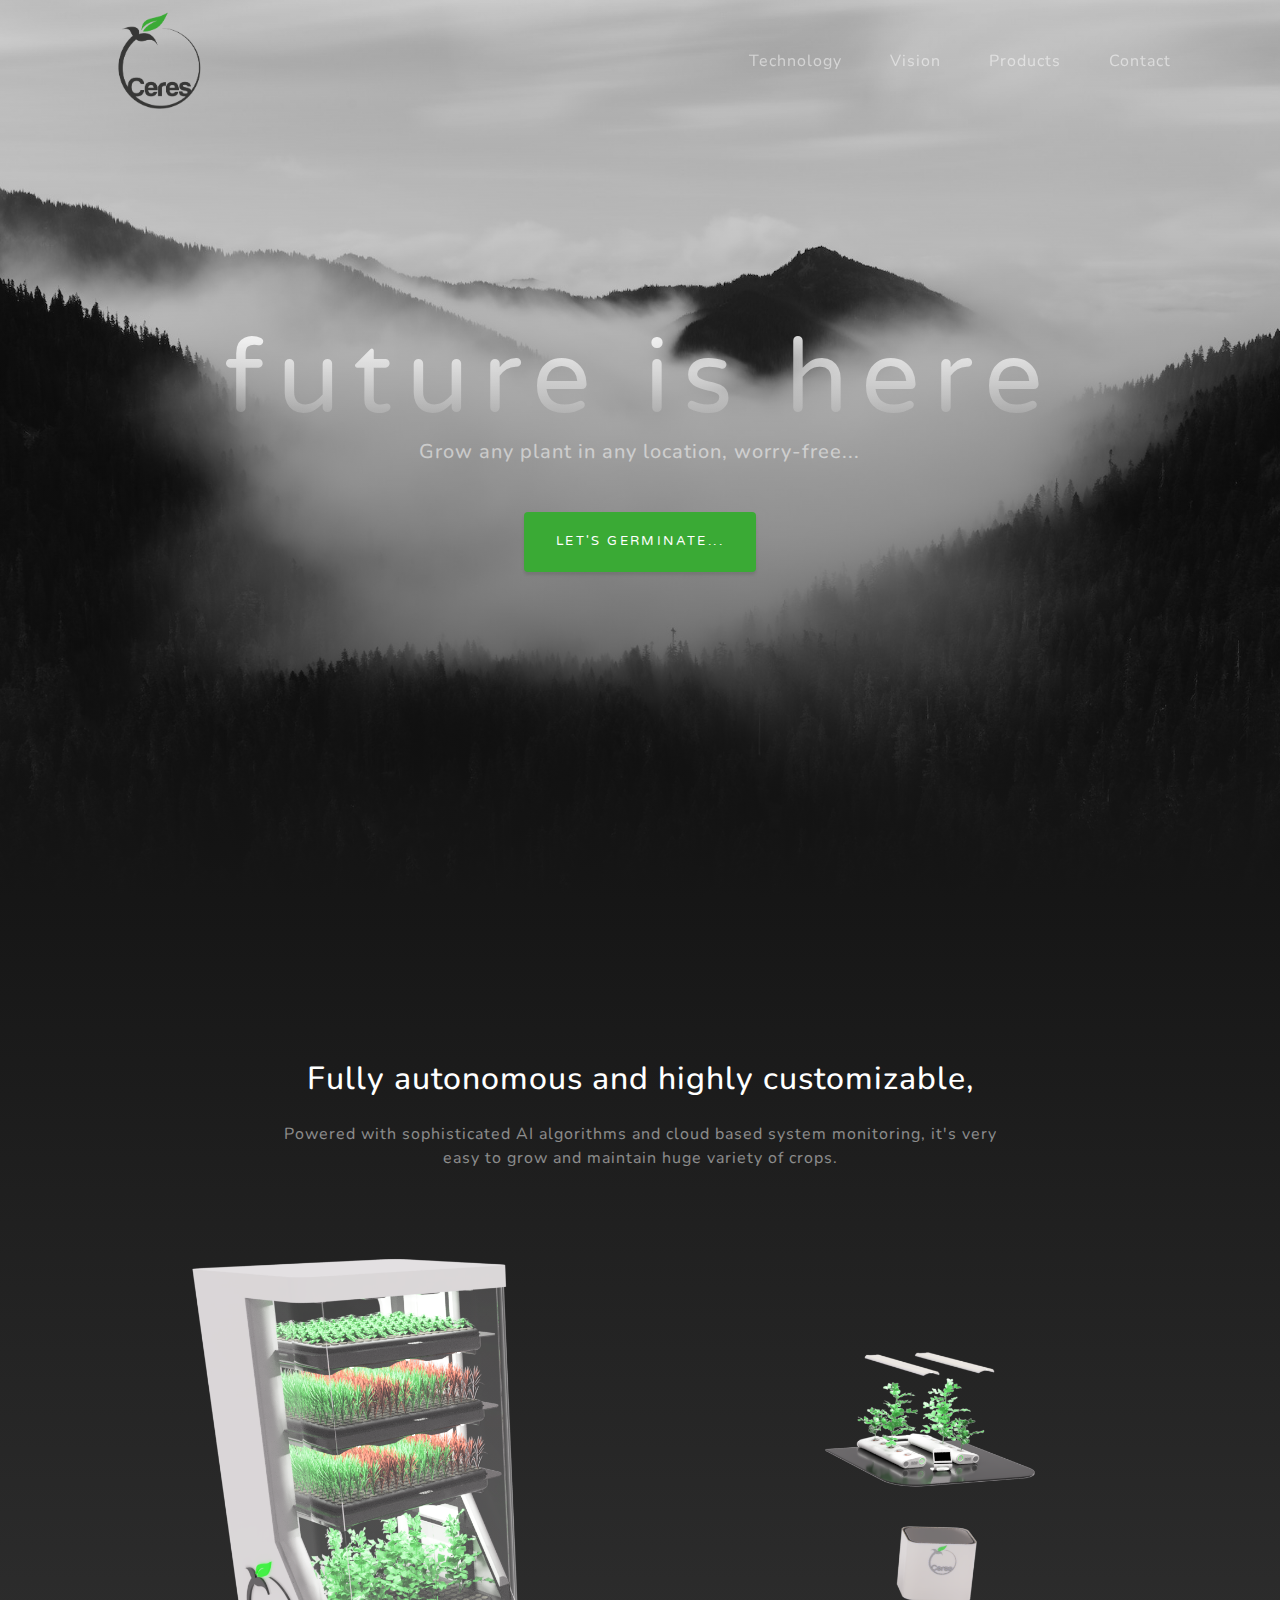
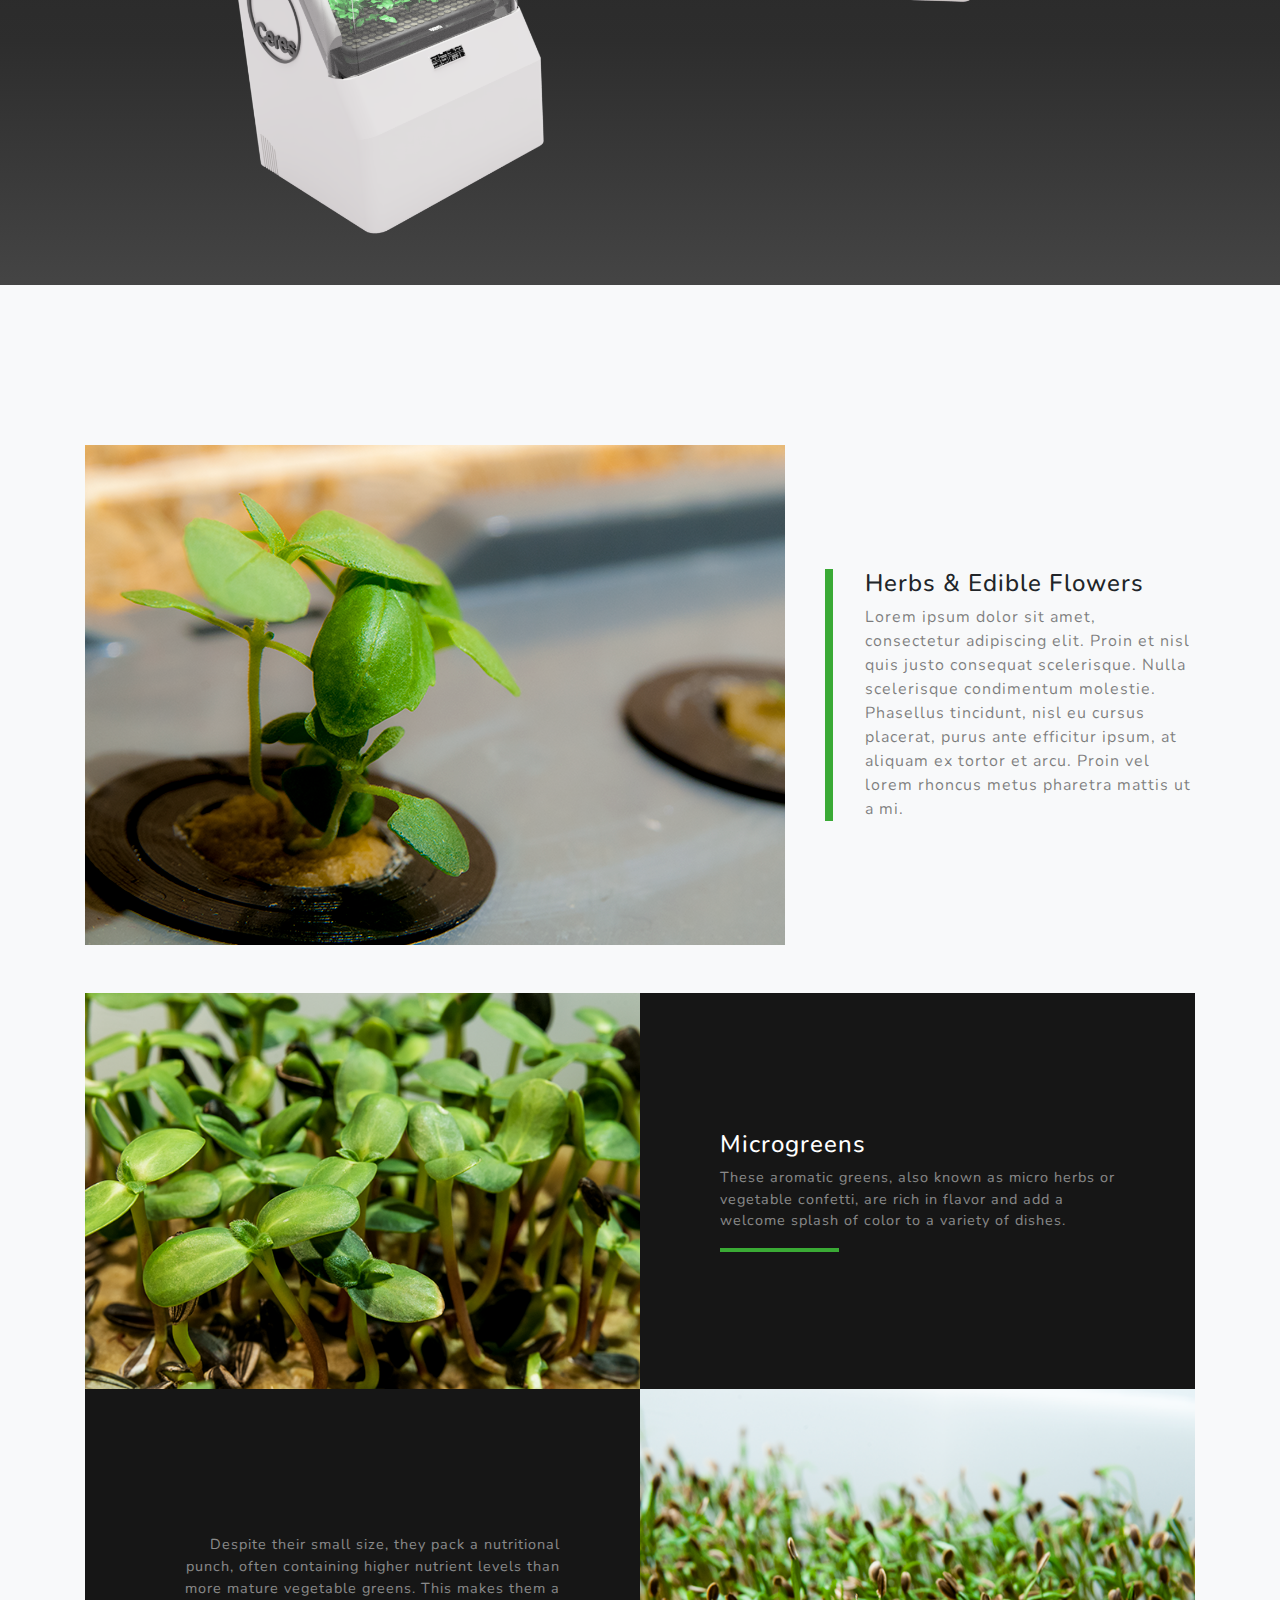
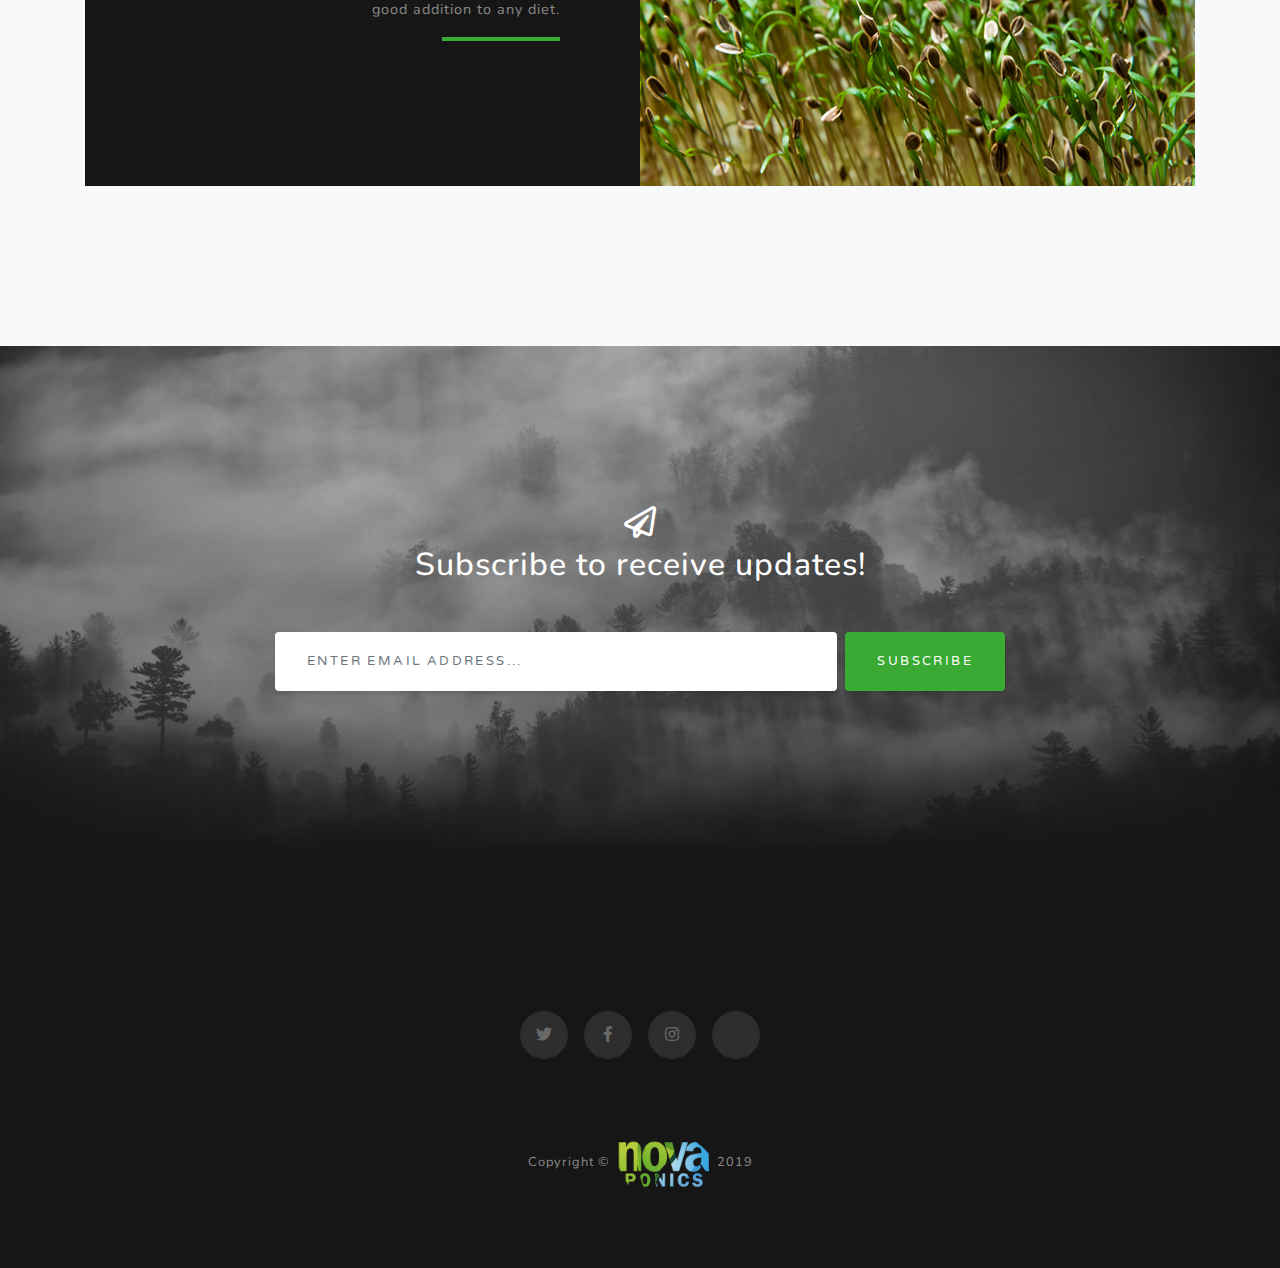
<file: index.html>
<!DOCTYPE html>
<html lang="en">

<head>

  <meta charset="utf-8">
  <meta name="viewport" content="width=device-width, initial-scale=1, shrink-to-fit=no">
  <meta name="description" content="">
  <meta name="author" content="">

  <title>Ceres - Autonomous Plant Care Systems</title>

  <!-- Bootstrap core CSS -->
  <link href="vendor/bootstrap/css/bootstrap.min.css" rel="stylesheet">

  <!-- Custom fonts for this template -->
  <link href="vendor/fontawesome-free/css/all.min.css" rel="stylesheet">
  <link href="https://fonts.googleapis.com/css?family=Varela+Round" rel="stylesheet">
  <link href="https://fonts.googleapis.com/css?family=Nunito:200,200i,300,300i,400,400i,600,600i,700,700i,800,800i,900,900i" rel="stylesheet">

  <!-- Custom styles for this template -->
  <link href="css/grayscale.min.css" rel="stylesheet">

</head>

<body id="page-top">

  <!-- Navigation -->
  <nav class="navbar navbar-expand-lg navbar-light fixed-top" id="mainNav">
    <div class="container">
      <a class="navbar-brand js-scroll-trigger" href="#page-top"><img src="img/ceres.png" width="150px" alt=""></a>
      <button class="navbar-toggler navbar-toggler-right" type="button" data-toggle="collapse" data-target="#navbarResponsive" aria-controls="navbarResponsive" aria-expanded="false" aria-label="Toggle navigation">
        Menu
        <i class="fas fa-bars"></i>
      </button>
      <div class="collapse navbar-collapse" id="navbarResponsive">
        <ul class="navbar-nav ml-auto">
          <li class="nav-item">
            <a class="nav-link js-scroll-trigger" href="#techno">Technology</a>
          </li>
          <li class="nav-item">
            <a class="nav-link js-scroll-trigger" href="#vision">Vision</a>
          </li>
          <li class="nav-item">
            <a class="nav-link js-scroll-trigger" href="#products">Products</a>
          </li>
          <li class="nav-item">
            <a class="nav-link js-scroll-trigger" href="#contact">Contact</a>
          </li>
        </ul>
      </div>
    </div>
  </nav>

  <!-- Header -->
  <header class="masthead">
    <div class="container d-flex h-100 align-items-center">
      <div class="mx-auto text-center">
        <h1 class="mx-auto my-0 text-lowercase">future is here</h1>
        <h2 class="text-white-50 mx-auto mt-2 mb-5">Grow any plant in any location, worry-free...</h2>
        <a href="#techno" class="btn btn-primary js-scroll-trigger">Let's germinate...</a>
      </div>
    </div>
  </header>

  <!-- Techno Section -->
  <section id="techno" class="about-section text-center">
    <div class="container">
      <div class="row">
        <div class="col-lg-8 mx-auto">
          <h2 class="text-white mb-4">Fully autonomous and highly customizable,</h2>
          <p class="text-white-50">Powered with sophisticated AI algorithms and cloud based system monitoring, it's very easy to grow and maintain huge variety of crops.</p>
        </div>
      </div>
      <img src="img\ceres_concept_designv1.png" class="img-fluid" alt="">
    </div>
  </section>

  <!-- Projects Section -->
  <section id="products" class="projects-section bg-light">
    <div class="container">

      <!-- Featured Project Row -->
      <div class="row align-items-center no-gutters mb-4 mb-lg-5">
        <div class="col-xl-8 col-lg-7">
          <img class="img-fluid mb-3 mb-lg-0" src="img/ceres_herbs2.png" alt="">
        </div>
        <div class="col-xl-4 col-lg-5">
          <div class="featured-text text-center text-lg-left">
            <h4>Herbs & Edible Flowers</h4>
            <p class="text-black-50 mb-0">Lorem ipsum dolor sit amet, consectetur adipiscing elit. Proin et nisl quis justo consequat scelerisque. Nulla scelerisque condimentum molestie. Phasellus tincidunt, nisl eu cursus placerat, purus ante efficitur ipsum, at aliquam ex tortor et arcu. Proin vel lorem rhoncus metus pharetra mattis ut a mi.</p>
          </div>
        </div>
      </div>

      <!-- Project One Row -->
      <div class="row justify-content-center no-gutters mb-5 mb-lg-0">
        <div class="col-lg-6">
          <img class="img-fluid" src="img/ceres_microgreen.png" alt="">
        </div>
        <div class="col-lg-6">
          <div class="bg-black text-center h-100 project">
            <div class="d-flex h-100">
              <div class="project-text w-100 my-auto text-center text-lg-left">
                <h4 class="text-white">Microgreens</h4>
                <p class="mb-0 text-white-50">These aromatic greens, also known as micro herbs or vegetable confetti, are rich in flavor and add a welcome splash of color to a variety of dishes.</p>
                <hr class="d-none d-lg-block mb-0 ml-0">
              </div>
            </div>
          </div>
        </div>
      </div>

      <!-- Project Two Row -->
      <div class="row justify-content-center no-gutters">
        <div class="col-lg-6">
          <img class="img-fluid" src="img/ceres_microgreen2.png" alt="">
        </div>
        <div class="col-lg-6 order-lg-first">
          <div class="bg-black text-center h-100 project">
            <div class="d-flex h-100">
              <div class="project-text w-100 my-auto text-center text-lg-right">
                <p class="mb-0 text-white-50">Despite their small size, they pack a nutritional punch, often containing higher nutrient levels than more mature vegetable greens. This makes them a good addition to any diet.</p>
                <hr class="d-none d-lg-block mb-0 mr-0">
              </div>
            </div>
          </div>
        </div>
      </div>

    </div>
  </section>

  <!-- Signup Section -->
  <section id="signup" class="signup-section">
    <div class="container">
      <div class="row">
        <div class="col-md-10 col-lg-8 mx-auto text-center">

          <i class="far fa-paper-plane fa-2x mb-2 text-white"></i>
          <h2 class="text-white mb-5">Subscribe to receive updates!</h2>

          <form class="form-inline d-flex">
            <input type="email" class="form-control flex-fill mr-0 mr-sm-2 mb-3 mb-sm-0" id="inputEmail" placeholder="Enter email address...">
            <button type="submit" class="btn btn-primary mx-auto">Subscribe</button>
          </form>

        </div>
      </div>
    </div>
  </section>

  <!-- Contact Section -->
  <section class="contact-section bg-black">
    <div class="container">

      <div class="social d-flex justify-content-center">
        <a href="#" class="mx-2">
          <i class="fab fa-twitter"></i>
        </a>
        <a href="#" class="mx-2">
          <i class="fab fa-facebook-f"></i>
        </a>
        <a href="#" class="mx-2">
          <i class="fab fa-instagram"></i>
        </a>
        <a href="mailto:grow@ceres.im" class="mx-2">
          <i class="fab fa-envelope"></i>
        </a>
      </div>

    </div>
  </section>

  <!-- Footer -->
  <footer class="bg-black small text-center text-white-50">
    <div class="container">
      Copyright &copy; <a href="http://novaponics.com/"><img src="img/logo_novaponics.png" width="100px"></a> 2019
    </div>
  </footer>

  <!-- Bootstrap core JavaScript -->
  <script src="vendor/jquery/jquery.min.js"></script>
  <script src="vendor/bootstrap/js/bootstrap.bundle.min.js"></script>

  <!-- Plugin JavaScript -->
  <script src="vendor/jquery-easing/jquery.easing.min.js"></script>

  <!-- Custom scripts for this template -->
  <script src="js/grayscale.min.js"></script>

</body>

</html>
</file>
<file: vendor/fontawesome-free/css/all.min.css>
.fa,.fab,.fal,.far,.fas{-moz-osx-font-smoothing:grayscale;-webkit-font-smoothing:antialiased;display:inline-block;font-style:normal;font-variant:normal;text-rendering:auto;line-height:1}.fa-lg{font-size:1.33333em;line-height:.75em;vertical-align:-.0667em}.fa-xs{font-size:.75em}.fa-sm{font-size:.875em}.fa-1x{font-size:1em}.fa-2x{font-size:2em}.fa-3x{font-size:3em}.fa-4x{font-size:4em}.fa-5x{font-size:5em}.fa-6x{font-size:6em}.fa-7x{font-size:7em}.fa-8x{font-size:8em}.fa-9x{font-size:9em}.fa-10x{font-size:10em}.fa-fw{text-align:center;width:1.25em}.fa-ul{list-style-type:none;margin-left:2.5em;padding-left:0}.fa-ul>li{position:relative}.fa-li{left:-2em;position:absolute;text-align:center;width:2em;line-height:inherit}.fa-border{border:.08em solid #eee;border-radius:.1em;padding:.2em .25em .15em}.fa-pull-left{float:left}.fa-pull-right{float:right}.fa.fa-pull-left,.fab.fa-pull-left,.fal.fa-pull-left,.far.fa-pull-left,.fas.fa-pull-left{margin-right:.3em}.fa.fa-pull-right,.fab.fa-pull-right,.fal.fa-pull-right,.far.fa-pull-right,.fas.fa-pull-right{margin-left:.3em}.fa-spin{animation:fa-spin 2s infinite linear}.fa-pulse{animation:fa-spin 1s infinite steps(8)}@keyframes fa-spin{0%{transform:rotate(0deg)}to{transform:rotate(1turn)}}.fa-rotate-90{-ms-filter:"progid:DXImageTransform.Microsoft.BasicImage(rotation=1)";transform:rotate(90deg)}.fa-rotate-180{-ms-filter:"progid:DXImageTransform.Microsoft.BasicImage(rotation=2)";transform:rotate(180deg)}.fa-rotate-270{-ms-filter:"progid:DXImageTransform.Microsoft.BasicImage(rotation=3)";transform:rotate(270deg)}.fa-flip-horizontal{-ms-filter:"progid:DXImageTransform.Microsoft.BasicImage(rotation=0, mirror=1)";transform:scaleX(-1)}.fa-flip-vertical{transform:scaleY(-1)}.fa-flip-both,.fa-flip-horizontal.fa-flip-vertical,.fa-flip-vertical{-ms-filter:"progid:DXImageTransform.Microsoft.BasicImage(rotation=2, mirror=1)"}.fa-flip-both,.fa-flip-horizontal.fa-flip-vertical{transform:scale(-1)}:root .fa-flip-both,:root .fa-flip-horizontal,:root .fa-flip-vertical,:root .fa-rotate-90,:root .fa-rotate-180,:root .fa-rotate-270{filter:none}.fa-stack{display:inline-block;height:2em;line-height:2em;position:relative;vertical-align:middle;width:2.5em}.fa-stack-1x,.fa-stack-2x{left:0;position:absolute;text-align:center;width:100%}.fa-stack-1x{line-height:inherit}.fa-stack-2x{font-size:2em}.fa-inverse{color:#fff}.fa-500px:before{content:"\f26e"}.fa-accessible-icon:before{content:"\f368"}.fa-accusoft:before{content:"\f369"}.fa-acquisitions-incorporated:before{content:"\f6af"}.fa-ad:before{content:"\f641"}.fa-address-book:before{content:"\f2b9"}.fa-address-card:before{content:"\f2bb"}.fa-adjust:before{content:"\f042"}.fa-adn:before{content:"\f170"}.fa-adobe:before{content:"\f778"}.fa-adversal:before{content:"\f36a"}.fa-affiliatetheme:before{content:"\f36b"}.fa-air-freshener:before{content:"\f5d0"}.fa-algolia:before{content:"\f36c"}.fa-align-center:before{content:"\f037"}.fa-align-justify:before{content:"\f039"}.fa-align-left:before{content:"\f036"}.fa-align-right:before{content:"\f038"}.fa-alipay:before{content:"\f642"}.fa-allergies:before{content:"\f461"}.fa-amazon:before{content:"\f270"}.fa-amazon-pay:before{content:"\f42c"}.fa-ambulance:before{content:"\f0f9"}.fa-american-sign-language-interpreting:before{content:"\f2a3"}.fa-amilia:before{content:"\f36d"}.fa-anchor:before{content:"\f13d"}.fa-android:before{content:"\f17b"}.fa-angellist:before{content:"\f209"}.fa-angle-double-down:before{content:"\f103"}.fa-angle-double-left:before{content:"\f100"}.fa-angle-double-right:before{content:"\f101"}.fa-angle-double-up:before{content:"\f102"}.fa-angle-down:before{content:"\f107"}.fa-angle-left:before{content:"\f104"}.fa-angle-right:before{content:"\f105"}.fa-angle-up:before{content:"\f106"}.fa-angry:before{content:"\f556"}.fa-angrycreative:before{content:"\f36e"}.fa-angular:before{content:"\f420"}.fa-ankh:before{content:"\f644"}.fa-app-store:before{content:"\f36f"}.fa-app-store-ios:before{content:"\f370"}.fa-apper:before{content:"\f371"}.fa-apple:before{content:"\f179"}.fa-apple-alt:before{content:"\f5d1"}.fa-apple-pay:before{content:"\f415"}.fa-archive:before{content:"\f187"}.fa-archway:before{content:"\f557"}.fa-arrow-alt-circle-down:before{content:"\f358"}.fa-arrow-alt-circle-left:before{content:"\f359"}.fa-arrow-alt-circle-right:before{content:"\f35a"}.fa-arrow-alt-circle-up:before{content:"\f35b"}.fa-arrow-circle-down:before{content:"\f0ab"}.fa-arrow-circle-left:before{content:"\f0a8"}.fa-arrow-circle-right:before{content:"\f0a9"}.fa-arrow-circle-up:before{content:"\f0aa"}.fa-arrow-down:before{content:"\f063"}.fa-arrow-left:before{content:"\f060"}.fa-arrow-right:before{content:"\f061"}.fa-arrow-up:before{content:"\f062"}.fa-arrows-alt:before{content:"\f0b2"}.fa-arrows-alt-h:before{content:"\f337"}.fa-arrows-alt-v:before{content:"\f338"}.fa-artstation:before{content:"\f77a"}.fa-assistive-listening-systems:before{content:"\f2a2"}.fa-asterisk:before{content:"\f069"}.fa-asymmetrik:before{content:"\f372"}.fa-at:before{content:"\f1fa"}.fa-atlas:before{content:"\f558"}.fa-atlassian:before{content:"\f77b"}.fa-atom:before{content:"\f5d2"}.fa-audible:before{content:"\f373"}.fa-audio-description:before{content:"\f29e"}.fa-autoprefixer:before{content:"\f41c"}.fa-avianex:before{content:"\f374"}.fa-aviato:before{content:"\f421"}.fa-award:before{content:"\f559"}.fa-aws:before{content:"\f375"}.fa-baby:before{content:"\f77c"}.fa-baby-carriage:before{content:"\f77d"}.fa-backspace:before{content:"\f55a"}.fa-backward:before{content:"\f04a"}.fa-bacon:before{content:"\f7e5"}.fa-balance-scale:before{content:"\f24e"}.fa-ban:before{content:"\f05e"}.fa-band-aid:before{content:"\f462"}.fa-bandcamp:before{content:"\f2d5"}.fa-barcode:before{content:"\f02a"}.fa-bars:before{content:"\f0c9"}.fa-baseball-ball:before{content:"\f433"}.fa-basketball-ball:before{content:"\f434"}.fa-bath:before{content:"\f2cd"}.fa-battery-empty:before{content:"\f244"}.fa-battery-full:before{content:"\f240"}.fa-battery-half:before{content:"\f242"}.fa-battery-quarter:before{content:"\f243"}.fa-battery-three-quarters:before{content:"\f241"}.fa-bed:before{content:"\f236"}.fa-beer:before{content:"\f0fc"}.fa-behance:before{content:"\f1b4"}.fa-behance-square:before{content:"\f1b5"}.fa-bell:before{content:"\f0f3"}.fa-bell-slash:before{content:"\f1f6"}.fa-bezier-curve:before{content:"\f55b"}.fa-bible:before{content:"\f647"}.fa-bicycle:before{content:"\f206"}.fa-bimobject:before{content:"\f378"}.fa-binoculars:before{content:"\f1e5"}.fa-biohazard:before{content:"\f780"}.fa-birthday-cake:before{content:"\f1fd"}.fa-bitbucket:before{content:"\f171"}.fa-bitcoin:before{content:"\f379"}.fa-bity:before{content:"\f37a"}.fa-black-tie:before{content:"\f27e"}.fa-blackberry:before{content:"\f37b"}.fa-blender:before{content:"\f517"}.fa-blender-phone:before{content:"\f6b6"}.fa-blind:before{content:"\f29d"}.fa-blog:before{content:"\f781"}.fa-blogger:before{content:"\f37c"}.fa-blogger-b:before{content:"\f37d"}.fa-bluetooth:before{content:"\f293"}.fa-bluetooth-b:before{content:"\f294"}.fa-bold:before{content:"\f032"}.fa-bolt:before{content:"\f0e7"}.fa-bomb:before{content:"\f1e2"}.fa-bone:before{content:"\f5d7"}.fa-bong:before{content:"\f55c"}.fa-book:before{content:"\f02d"}.fa-book-dead:before{content:"\f6b7"}.fa-book-medical:before{content:"\f7e6"}.fa-book-open:before{content:"\f518"}.fa-book-reader:before{content:"\f5da"}.fa-bookmark:before{content:"\f02e"}.fa-bowling-ball:before{content:"\f436"}.fa-box:before{content:"\f466"}.fa-box-open:before{content:"\f49e"}.fa-boxes:before{content:"\f468"}.fa-braille:before{content:"\f2a1"}.fa-brain:before{content:"\f5dc"}.fa-bread-slice:before{content:"\f7ec"}.fa-briefcase:before{content:"\f0b1"}.fa-briefcase-medical:before{content:"\f469"}.fa-broadcast-tower:before{content:"\f519"}.fa-broom:before{content:"\f51a"}.fa-brush:before{content:"\f55d"}.fa-btc:before{content:"\f15a"}.fa-bug:before{content:"\f188"}.fa-building:before{content:"\f1ad"}.fa-bullhorn:before{content:"\f0a1"}.fa-bullseye:before{content:"\f140"}.fa-burn:before{content:"\f46a"}.fa-buromobelexperte:before{content:"\f37f"}.fa-bus:before{content:"\f207"}.fa-bus-alt:before{content:"\f55e"}.fa-business-time:before{content:"\f64a"}.fa-buysellads:before{content:"\f20d"}.fa-calculator:before{content:"\f1ec"}.fa-calendar:before{content:"\f133"}.fa-calendar-alt:before{content:"\f073"}.fa-calendar-check:before{content:"\f274"}.fa-calendar-day:before{content:"\f783"}.fa-calendar-minus:before{content:"\f272"}.fa-calendar-plus:before{content:"\f271"}.fa-calendar-times:before{content:"\f273"}.fa-calendar-week:before{content:"\f784"}.fa-camera:before{content:"\f030"}.fa-camera-retro:before{content:"\f083"}.fa-campground:before{content:"\f6bb"}.fa-canadian-maple-leaf:before{content:"\f785"}.fa-candy-cane:before{content:"\f786"}.fa-cannabis:before{content:"\f55f"}.fa-capsules:before{content:"\f46b"}.fa-car:before{content:"\f1b9"}.fa-car-alt:before{content:"\f5de"}.fa-car-battery:before{content:"\f5df"}.fa-car-crash:before{content:"\f5e1"}.fa-car-side:before{content:"\f5e4"}.fa-caret-down:before{content:"\f0d7"}.fa-caret-left:before{content:"\f0d9"}.fa-caret-right:before{content:"\f0da"}.fa-caret-square-down:before{content:"\f150"}.fa-caret-square-left:before{content:"\f191"}.fa-caret-square-right:before{content:"\f152"}.fa-caret-square-up:before{content:"\f151"}.fa-caret-up:before{content:"\f0d8"}.fa-carrot:before{content:"\f787"}.fa-cart-arrow-down:before{content:"\f218"}.fa-cart-plus:before{content:"\f217"}.fa-cash-register:before{content:"\f788"}.fa-cat:before{content:"\f6be"}.fa-cc-amazon-pay:before{content:"\f42d"}.fa-cc-amex:before{content:"\f1f3"}.fa-cc-apple-pay:before{content:"\f416"}.fa-cc-diners-club:before{content:"\f24c"}.fa-cc-discover:before{content:"\f1f2"}.fa-cc-jcb:before{content:"\f24b"}.fa-cc-mastercard:before{content:"\f1f1"}.fa-cc-paypal:before{content:"\f1f4"}.fa-cc-stripe:before{content:"\f1f5"}.fa-cc-visa:before{content:"\f1f0"}.fa-centercode:before{content:"\f380"}.fa-centos:before{content:"\f789"}.fa-certificate:before{content:"\f0a3"}.fa-chair:before{content:"\f6c0"}.fa-chalkboard:before{content:"\f51b"}.fa-chalkboard-teacher:before{content:"\f51c"}.fa-charging-station:before{content:"\f5e7"}.fa-chart-area:before{content:"\f1fe"}.fa-chart-bar:before{content:"\f080"}.fa-chart-line:before{content:"\f201"}.fa-chart-pie:before{content:"\f200"}.fa-check:before{content:"\f00c"}.fa-check-circle:before{content:"\f058"}.fa-check-double:before{content:"\f560"}.fa-check-square:before{content:"\f14a"}.fa-cheese:before{content:"\f7ef"}.fa-chess:before{content:"\f439"}.fa-chess-bishop:before{content:"\f43a"}.fa-chess-board:before{content:"\f43c"}.fa-chess-king:before{content:"\f43f"}.fa-chess-knight:before{content:"\f441"}.fa-chess-pawn:before{content:"\f443"}.fa-chess-queen:before{content:"\f445"}.fa-chess-rook:before{content:"\f447"}.fa-chevron-circle-down:before{content:"\f13a"}.fa-chevron-circle-left:before{content:"\f137"}.fa-chevron-circle-right:before{content:"\f138"}.fa-chevron-circle-up:before{content:"\f139"}.fa-chevron-down:before{content:"\f078"}.fa-chevron-left:before{content:"\f053"}.fa-chevron-right:before{content:"\f054"}.fa-chevron-up:before{content:"\f077"}.fa-child:before{content:"\f1ae"}.fa-chrome:before{content:"\f268"}.fa-church:before{content:"\f51d"}.fa-circle:before{content:"\f111"}.fa-circle-notch:before{content:"\f1ce"}.fa-city:before{content:"\f64f"}.fa-clinic-medical:before{content:"\f7f2"}.fa-clipboard:before{content:"\f328"}.fa-clipboard-check:before{content:"\f46c"}.fa-clipboard-list:before{content:"\f46d"}.fa-clock:before{content:"\f017"}.fa-clone:before{content:"\f24d"}.fa-closed-captioning:before{content:"\f20a"}.fa-cloud:before{content:"\f0c2"}.fa-cloud-download-alt:before{content:"\f381"}.fa-cloud-meatball:before{content:"\f73b"}.fa-cloud-moon:before{content:"\f6c3"}.fa-cloud-moon-rain:before{content:"\f73c"}.fa-cloud-rain:before{content:"\f73d"}.fa-cloud-showers-heavy:before{content:"\f740"}.fa-cloud-sun:before{content:"\f6c4"}.fa-cloud-sun-rain:before{content:"\f743"}.fa-cloud-upload-alt:before{content:"\f382"}.fa-cloudscale:before{content:"\f383"}.fa-cloudsmith:before{content:"\f384"}.fa-cloudversify:before{content:"\f385"}.fa-cocktail:before{content:"\f561"}.fa-code:before{content:"\f121"}.fa-code-branch:before{content:"\f126"}.fa-codepen:before{content:"\f1cb"}.fa-codiepie:before{content:"\f284"}.fa-coffee:before{content:"\f0f4"}.fa-cog:before{content:"\f013"}.fa-cogs:before{content:"\f085"}.fa-coins:before{content:"\f51e"}.fa-columns:before{content:"\f0db"}.fa-comment:before{content:"\f075"}.fa-comment-alt:before{content:"\f27a"}.fa-comment-dollar:before{content:"\f651"}.fa-comment-dots:before{content:"\f4ad"}.fa-comment-medical:before{content:"\f7f5"}.fa-comment-slash:before{content:"\f4b3"}.fa-comments:before{content:"\f086"}.fa-comments-dollar:before{content:"\f653"}.fa-compact-disc:before{content:"\f51f"}.fa-compass:before{content:"\f14e"}.fa-compress:before{content:"\f066"}.fa-compress-arrows-alt:before{content:"\f78c"}.fa-concierge-bell:before{content:"\f562"}.fa-confluence:before{content:"\f78d"}.fa-connectdevelop:before{content:"\f20e"}.fa-contao:before{content:"\f26d"}.fa-cookie:before{content:"\f563"}.fa-cookie-bite:before{content:"\f564"}.fa-copy:before{content:"\f0c5"}.fa-copyright:before{content:"\f1f9"}.fa-couch:before{content:"\f4b8"}.fa-cpanel:before{content:"\f388"}.fa-creative-commons:before{content:"\f25e"}.fa-creative-commons-by:before{content:"\f4e7"}.fa-creative-commons-nc:before{content:"\f4e8"}.fa-creative-commons-nc-eu:before{content:"\f4e9"}.fa-creative-commons-nc-jp:before{content:"\f4ea"}.fa-creative-commons-nd:before{content:"\f4eb"}.fa-creative-commons-pd:before{content:"\f4ec"}.fa-creative-commons-pd-alt:before{content:"\f4ed"}.fa-creative-commons-remix:before{content:"\f4ee"}.fa-creative-commons-sa:before{content:"\f4ef"}.fa-creative-commons-sampling:before{content:"\f4f0"}.fa-creative-commons-sampling-plus:before{content:"\f4f1"}.fa-creative-commons-share:before{content:"\f4f2"}.fa-creative-commons-zero:before{content:"\f4f3"}.fa-credit-card:before{content:"\f09d"}.fa-critical-role:before{content:"\f6c9"}.fa-crop:before{content:"\f125"}.fa-crop-alt:before{content:"\f565"}.fa-cross:before{content:"\f654"}.fa-crosshairs:before{content:"\f05b"}.fa-crow:before{content:"\f520"}.fa-crown:before{content:"\f521"}.fa-crutch:before{content:"\f7f7"}.fa-css3:before{content:"\f13c"}.fa-css3-alt:before{content:"\f38b"}.fa-cube:before{content:"\f1b2"}.fa-cubes:before{content:"\f1b3"}.fa-cut:before{content:"\f0c4"}.fa-cuttlefish:before{content:"\f38c"}.fa-d-and-d:before{content:"\f38d"}.fa-d-and-d-beyond:before{content:"\f6ca"}.fa-dashcube:before{content:"\f210"}.fa-database:before{content:"\f1c0"}.fa-deaf:before{content:"\f2a4"}.fa-delicious:before{content:"\f1a5"}.fa-democrat:before{content:"\f747"}.fa-deploydog:before{content:"\f38e"}.fa-deskpro:before{content:"\f38f"}.fa-desktop:before{content:"\f108"}.fa-dev:before{content:"\f6cc"}.fa-deviantart:before{content:"\f1bd"}.fa-dharmachakra:before{content:"\f655"}.fa-dhl:before{content:"\f790"}.fa-diagnoses:before{content:"\f470"}.fa-diaspora:before{content:"\f791"}.fa-dice:before{content:"\f522"}.fa-dice-d20:before{content:"\f6cf"}.fa-dice-d6:before{content:"\f6d1"}.fa-dice-five:before{content:"\f523"}.fa-dice-four:before{content:"\f524"}.fa-dice-one:before{content:"\f525"}.fa-dice-six:before{content:"\f526"}.fa-dice-three:before{content:"\f527"}.fa-dice-two:before{content:"\f528"}.fa-digg:before{content:"\f1a6"}.fa-digital-ocean:before{content:"\f391"}.fa-digital-tachograph:before{content:"\f566"}.fa-directions:before{content:"\f5eb"}.fa-discord:before{content:"\f392"}.fa-discourse:before{content:"\f393"}.fa-divide:before{content:"\f529"}.fa-dizzy:before{content:"\f567"}.fa-dna:before{content:"\f471"}.fa-dochub:before{content:"\f394"}.fa-docker:before{content:"\f395"}.fa-dog:before{content:"\f6d3"}.fa-dollar-sign:before{content:"\f155"}.fa-dolly:before{content:"\f472"}.fa-dolly-flatbed:before{content:"\f474"}.fa-donate:before{content:"\f4b9"}.fa-door-closed:before{content:"\f52a"}.fa-door-open:before{content:"\f52b"}.fa-dot-circle:before{content:"\f192"}.fa-dove:before{content:"\f4ba"}.fa-download:before{content:"\f019"}.fa-draft2digital:before{content:"\f396"}.fa-drafting-compass:before{content:"\f568"}.fa-dragon:before{content:"\f6d5"}.fa-draw-polygon:before{content:"\f5ee"}.fa-dribbble:before{content:"\f17d"}.fa-dribbble-square:before{content:"\f397"}.fa-dropbox:before{content:"\f16b"}.fa-drum:before{content:"\f569"}.fa-drum-steelpan:before{content:"\f56a"}.fa-drumstick-bite:before{content:"\f6d7"}.fa-drupal:before{content:"\f1a9"}.fa-dumbbell:before{content:"\f44b"}.fa-dumpster:before{content:"\f793"}.fa-dumpster-fire:before{content:"\f794"}.fa-dungeon:before{content:"\f6d9"}.fa-dyalog:before{content:"\f399"}.fa-earlybirds:before{content:"\f39a"}.fa-ebay:before{content:"\f4f4"}.fa-edge:before{content:"\f282"}.fa-edit:before{content:"\f044"}.fa-egg:before{content:"\f7fb"}.fa-eject:before{content:"\f052"}.fa-elementor:before{content:"\f430"}.fa-ellipsis-h:before{content:"\f141"}.fa-ellipsis-v:before{content:"\f142"}.fa-ello:before{content:"\f5f1"}.fa-ember:before{content:"\f423"}.fa-empire:before{content:"\f1d1"}.fa-envelope:before{content:"\f0e0"}.fa-envelope-open:before{content:"\f2b6"}.fa-envelope-open-text:before{content:"\f658"}.fa-envelope-square:before{content:"\f199"}.fa-envira:before{content:"\f299"}.fa-equals:before{content:"\f52c"}.fa-eraser:before{content:"\f12d"}.fa-erlang:before{content:"\f39d"}.fa-ethereum:before{content:"\f42e"}.fa-ethernet:before{content:"\f796"}.fa-etsy:before{content:"\f2d7"}.fa-euro-sign:before{content:"\f153"}.fa-exchange-alt:before{content:"\f362"}.fa-exclamation:before{content:"\f12a"}.fa-exclamation-circle:before{content:"\f06a"}.fa-exclamation-triangle:before{content:"\f071"}.fa-expand:before{content:"\f065"}.fa-expand-arrows-alt:before{content:"\f31e"}.fa-expeditedssl:before{content:"\f23e"}.fa-external-link-alt:before{content:"\f35d"}.fa-external-link-square-alt:before{content:"\f360"}.fa-eye:before{content:"\f06e"}.fa-eye-dropper:before{content:"\f1fb"}.fa-eye-slash:before{content:"\f070"}.fa-facebook:before{content:"\f09a"}.fa-facebook-f:before{content:"\f39e"}.fa-facebook-messenger:before{content:"\f39f"}.fa-facebook-square:before{content:"\f082"}.fa-fantasy-flight-games:before{content:"\f6dc"}.fa-fast-backward:before{content:"\f049"}.fa-fast-forward:before{content:"\f050"}.fa-fax:before{content:"\f1ac"}.fa-feather:before{content:"\f52d"}.fa-feather-alt:before{content:"\f56b"}.fa-fedex:before{content:"\f797"}.fa-fedora:before{content:"\f798"}.fa-female:before{content:"\f182"}.fa-fighter-jet:before{content:"\f0fb"}.fa-figma:before{content:"\f799"}.fa-file:before{content:"\f15b"}.fa-file-alt:before{content:"\f15c"}.fa-file-archive:before{content:"\f1c6"}.fa-file-audio:before{content:"\f1c7"}.fa-file-code:before{content:"\f1c9"}.fa-file-contract:before{content:"\f56c"}.fa-file-csv:before{content:"\f6dd"}.fa-file-download:before{content:"\f56d"}.fa-file-excel:before{content:"\f1c3"}.fa-file-export:before{content:"\f56e"}.fa-file-image:before{content:"\f1c5"}.fa-file-import:before{content:"\f56f"}.fa-file-invoice:before{content:"\f570"}.fa-file-invoice-dollar:before{content:"\f571"}.fa-file-medical:before{content:"\f477"}.fa-file-medical-alt:before{content:"\f478"}.fa-file-pdf:before{content:"\f1c1"}.fa-file-powerpoint:before{content:"\f1c4"}.fa-file-prescription:before{content:"\f572"}.fa-file-signature:before{content:"\f573"}.fa-file-upload:before{content:"\f574"}.fa-file-video:before{content:"\f1c8"}.fa-file-word:before{content:"\f1c2"}.fa-fill:before{content:"\f575"}.fa-fill-drip:before{content:"\f576"}.fa-film:before{content:"\f008"}.fa-filter:before{content:"\f0b0"}.fa-fingerprint:before{content:"\f577"}.fa-fire:before{content:"\f06d"}.fa-fire-alt:before{content:"\f7e4"}.fa-fire-extinguisher:before{content:"\f134"}.fa-firefox:before{content:"\f269"}.fa-first-aid:before{content:"\f479"}.fa-first-order:before{content:"\f2b0"}.fa-first-order-alt:before{content:"\f50a"}.fa-firstdraft:before{content:"\f3a1"}.fa-fish:before{content:"\f578"}.fa-fist-raised:before{content:"\f6de"}.fa-flag:before{content:"\f024"}.fa-flag-checkered:before{content:"\f11e"}.fa-flag-usa:before{content:"\f74d"}.fa-flask:before{content:"\f0c3"}.fa-flickr:before{content:"\f16e"}.fa-flipboard:before{content:"\f44d"}.fa-flushed:before{content:"\f579"}.fa-fly:before{content:"\f417"}.fa-folder:before{content:"\f07b"}.fa-folder-minus:before{content:"\f65d"}.fa-folder-open:before{content:"\f07c"}.fa-folder-plus:before{content:"\f65e"}.fa-font:before{content:"\f031"}.fa-font-awesome:before{content:"\f2b4"}.fa-font-awesome-alt:before{content:"\f35c"}.fa-font-awesome-flag:before{content:"\f425"}.fa-font-awesome-logo-full:before{content:"\f4e6"}.fa-fonticons:before{content:"\f280"}.fa-fonticons-fi:before{content:"\f3a2"}.fa-football-ball:before{content:"\f44e"}.fa-fort-awesome:before{content:"\f286"}.fa-fort-awesome-alt:before{content:"\f3a3"}.fa-forumbee:before{content:"\f211"}.fa-forward:before{content:"\f04e"}.fa-foursquare:before{content:"\f180"}.fa-free-code-camp:before{content:"\f2c5"}.fa-freebsd:before{content:"\f3a4"}.fa-frog:before{content:"\f52e"}.fa-frown:before{content:"\f119"}.fa-frown-open:before{content:"\f57a"}.fa-fulcrum:before{content:"\f50b"}.fa-funnel-dollar:before{content:"\f662"}.fa-futbol:before{content:"\f1e3"}.fa-galactic-republic:before{content:"\f50c"}.fa-galactic-senate:before{content:"\f50d"}.fa-gamepad:before{content:"\f11b"}.fa-gas-pump:before{content:"\f52f"}.fa-gavel:before{content:"\f0e3"}.fa-gem:before{content:"\f3a5"}.fa-genderless:before{content:"\f22d"}.fa-get-pocket:before{content:"\f265"}.fa-gg:before{content:"\f260"}.fa-gg-circle:before{content:"\f261"}.fa-ghost:before{content:"\f6e2"}.fa-gift:before{content:"\f06b"}.fa-gifts:before{content:"\f79c"}.fa-git:before{content:"\f1d3"}.fa-git-square:before{content:"\f1d2"}.fa-github:before{content:"\f09b"}.fa-github-alt:before{content:"\f113"}.fa-github-square:before{content:"\f092"}.fa-gitkraken:before{content:"\f3a6"}.fa-gitlab:before{content:"\f296"}.fa-gitter:before{content:"\f426"}.fa-glass-cheers:before{content:"\f79f"}.fa-glass-martini:before{content:"\f000"}.fa-glass-martini-alt:before{content:"\f57b"}.fa-glass-whiskey:before{content:"\f7a0"}.fa-glasses:before{content:"\f530"}.fa-glide:before{content:"\f2a5"}.fa-glide-g:before{content:"\f2a6"}.fa-globe:before{content:"\f0ac"}.fa-globe-africa:before{content:"\f57c"}.fa-globe-americas:before{content:"\f57d"}.fa-globe-asia:before{content:"\f57e"}.fa-globe-europe:before{content:"\f7a2"}.fa-gofore:before{content:"\f3a7"}.fa-golf-ball:before{content:"\f450"}.fa-goodreads:before{content:"\f3a8"}.fa-goodreads-g:before{content:"\f3a9"}.fa-google:before{content:"\f1a0"}.fa-google-drive:before{content:"\f3aa"}.fa-google-play:before{content:"\f3ab"}.fa-google-plus:before{content:"\f2b3"}.fa-google-plus-g:before{content:"\f0d5"}.fa-google-plus-square:before{content:"\f0d4"}.fa-google-wallet:before{content:"\f1ee"}.fa-gopuram:before{content:"\f664"}.fa-graduation-cap:before{content:"\f19d"}.fa-gratipay:before{content:"\f184"}.fa-grav:before{content:"\f2d6"}.fa-greater-than:before{content:"\f531"}.fa-greater-than-equal:before{content:"\f532"}.fa-grimace:before{content:"\f57f"}.fa-grin:before{content:"\f580"}.fa-grin-alt:before{content:"\f581"}.fa-grin-beam:before{content:"\f582"}.fa-grin-beam-sweat:before{content:"\f583"}.fa-grin-hearts:before{content:"\f584"}.fa-grin-squint:before{content:"\f585"}.fa-grin-squint-tears:before{content:"\f586"}.fa-grin-stars:before{content:"\f587"}.fa-grin-tears:before{content:"\f588"}.fa-grin-tongue:before{content:"\f589"}.fa-grin-tongue-squint:before{content:"\f58a"}.fa-grin-tongue-wink:before{content:"\f58b"}.fa-grin-wink:before{content:"\f58c"}.fa-grip-horizontal:before{content:"\f58d"}.fa-grip-lines:before{content:"\f7a4"}.fa-grip-lines-vertical:before{content:"\f7a5"}.fa-grip-vertical:before{content:"\f58e"}.fa-gripfire:before{content:"\f3ac"}.fa-grunt:before{content:"\f3ad"}.fa-guitar:before{content:"\f7a6"}.fa-gulp:before{content:"\f3ae"}.fa-h-square:before{content:"\f0fd"}.fa-hacker-news:before{content:"\f1d4"}.fa-hacker-news-square:before{content:"\f3af"}.fa-hackerrank:before{content:"\f5f7"}.fa-hamburger:before{content:"\f805"}.fa-hammer:before{content:"\f6e3"}.fa-hamsa:before{content:"\f665"}.fa-hand-holding:before{content:"\f4bd"}.fa-hand-holding-heart:before{content:"\f4be"}.fa-hand-holding-usd:before{content:"\f4c0"}.fa-hand-lizard:before{content:"\f258"}.fa-hand-middle-finger:before{content:"\f806"}.fa-hand-paper:before{content:"\f256"}.fa-hand-peace:before{content:"\f25b"}.fa-hand-point-down:before{content:"\f0a7"}.fa-hand-point-left:before{content:"\f0a5"}.fa-hand-point-right:before{content:"\f0a4"}.fa-hand-point-up:before{content:"\f0a6"}.fa-hand-pointer:before{content:"\f25a"}.fa-hand-rock:before{content:"\f255"}.fa-hand-scissors:before{content:"\f257"}.fa-hand-spock:before{content:"\f259"}.fa-hands:before{content:"\f4c2"}.fa-hands-helping:before{content:"\f4c4"}.fa-handshake:before{content:"\f2b5"}.fa-hanukiah:before{content:"\f6e6"}.fa-hard-hat:before{content:"\f807"}.fa-hashtag:before{content:"\f292"}.fa-hat-wizard:before{content:"\f6e8"}.fa-haykal:before{content:"\f666"}.fa-hdd:before{content:"\f0a0"}.fa-heading:before{content:"\f1dc"}.fa-headphones:before{content:"\f025"}.fa-headphones-alt:before{content:"\f58f"}.fa-headset:before{content:"\f590"}.fa-heart:before{content:"\f004"}.fa-heart-broken:before{content:"\f7a9"}.fa-heartbeat:before{content:"\f21e"}.fa-helicopter:before{content:"\f533"}.fa-highlighter:before{content:"\f591"}.fa-hiking:before{content:"\f6ec"}.fa-hippo:before{content:"\f6ed"}.fa-hips:before{content:"\f452"}.fa-hire-a-helper:before{content:"\f3b0"}.fa-history:before{content:"\f1da"}.fa-hockey-puck:before{content:"\f453"}.fa-holly-berry:before{content:"\f7aa"}.fa-home:before{content:"\f015"}.fa-hooli:before{content:"\f427"}.fa-hornbill:before{content:"\f592"}.fa-horse:before{content:"\f6f0"}.fa-horse-head:before{content:"\f7ab"}.fa-hospital:before{content:"\f0f8"}.fa-hospital-alt:before{content:"\f47d"}.fa-hospital-symbol:before{content:"\f47e"}.fa-hot-tub:before{content:"\f593"}.fa-hotdog:before{content:"\f80f"}.fa-hotel:before{content:"\f594"}.fa-hotjar:before{content:"\f3b1"}.fa-hourglass:before{content:"\f254"}.fa-hourglass-end:before{content:"\f253"}.fa-hourglass-half:before{content:"\f252"}.fa-hourglass-start:before{content:"\f251"}.fa-house-damage:before{content:"\f6f1"}.fa-houzz:before{content:"\f27c"}.fa-hryvnia:before{content:"\f6f2"}.fa-html5:before{content:"\f13b"}.fa-hubspot:before{content:"\f3b2"}.fa-i-cursor:before{content:"\f246"}.fa-ice-cream:before{content:"\f810"}.fa-icicles:before{content:"\f7ad"}.fa-id-badge:before{content:"\f2c1"}.fa-id-card:before{content:"\f2c2"}.fa-id-card-alt:before{content:"\f47f"}.fa-igloo:before{content:"\f7ae"}.fa-image:before{content:"\f03e"}.fa-images:before{content:"\f302"}.fa-imdb:before{content:"\f2d8"}.fa-inbox:before{content:"\f01c"}.fa-indent:before{content:"\f03c"}.fa-industry:before{content:"\f275"}.fa-infinity:before{content:"\f534"}.fa-info:before{content:"\f129"}.fa-info-circle:before{content:"\f05a"}.fa-instagram:before{content:"\f16d"}.fa-intercom:before{content:"\f7af"}.fa-internet-explorer:before{content:"\f26b"}.fa-invision:before{content:"\f7b0"}.fa-ioxhost:before{content:"\f208"}.fa-italic:before{content:"\f033"}.fa-itunes:before{content:"\f3b4"}.fa-itunes-note:before{content:"\f3b5"}.fa-java:before{content:"\f4e4"}.fa-jedi:before{content:"\f669"}.fa-jedi-order:before{content:"\f50e"}.fa-jenkins:before{content:"\f3b6"}.fa-jira:before{content:"\f7b1"}.fa-joget:before{content:"\f3b7"}.fa-joint:before{content:"\f595"}.fa-joomla:before{content:"\f1aa"}.fa-journal-whills:before{content:"\f66a"}.fa-js:before{content:"\f3b8"}.fa-js-square:before{content:"\f3b9"}.fa-jsfiddle:before{content:"\f1cc"}.fa-kaaba:before{content:"\f66b"}.fa-kaggle:before{content:"\f5fa"}.fa-key:before{content:"\f084"}.fa-keybase:before{content:"\f4f5"}.fa-keyboard:before{content:"\f11c"}.fa-keycdn:before{content:"\f3ba"}.fa-khanda:before{content:"\f66d"}.fa-kickstarter:before{content:"\f3bb"}.fa-kickstarter-k:before{content:"\f3bc"}.fa-kiss:before{content:"\f596"}.fa-kiss-beam:before{content:"\f597"}.fa-kiss-wink-heart:before{content:"\f598"}.fa-kiwi-bird:before{content:"\f535"}.fa-korvue:before{content:"\f42f"}.fa-landmark:before{content:"\f66f"}.fa-language:before{content:"\f1ab"}.fa-laptop:before{content:"\f109"}.fa-laptop-code:before{content:"\f5fc"}.fa-laptop-medical:before{content:"\f812"}.fa-laravel:before{content:"\f3bd"}.fa-lastfm:before{content:"\f202"}.fa-lastfm-square:before{content:"\f203"}.fa-laugh:before{content:"\f599"}.fa-laugh-beam:before{content:"\f59a"}.fa-laugh-squint:before{content:"\f59b"}.fa-laugh-wink:before{content:"\f59c"}.fa-layer-group:before{content:"\f5fd"}.fa-leaf:before{content:"\f06c"}.fa-leanpub:before{content:"\f212"}.fa-lemon:before{content:"\f094"}.fa-less:before{content:"\f41d"}.fa-less-than:before{content:"\f536"}.fa-less-than-equal:before{content:"\f537"}.fa-level-down-alt:before{content:"\f3be"}.fa-level-up-alt:before{content:"\f3bf"}.fa-life-ring:before{content:"\f1cd"}.fa-lightbulb:before{content:"\f0eb"}.fa-line:before{content:"\f3c0"}.fa-link:before{content:"\f0c1"}.fa-linkedin:before{content:"\f08c"}.fa-linkedin-in:before{content:"\f0e1"}.fa-linode:before{content:"\f2b8"}.fa-linux:before{content:"\f17c"}.fa-lira-sign:before{content:"\f195"}.fa-list:before{content:"\f03a"}.fa-list-alt:before{content:"\f022"}.fa-list-ol:before{content:"\f0cb"}.fa-list-ul:before{content:"\f0ca"}.fa-location-arrow:before{content:"\f124"}.fa-lock:before{content:"\f023"}.fa-lock-open:before{content:"\f3c1"}.fa-long-arrow-alt-down:before{content:"\f309"}.fa-long-arrow-alt-left:before{content:"\f30a"}.fa-long-arrow-alt-right:before{content:"\f30b"}.fa-long-arrow-alt-up:before{content:"\f30c"}.fa-low-vision:before{content:"\f2a8"}.fa-luggage-cart:before{content:"\f59d"}.fa-lyft:before{content:"\f3c3"}.fa-magento:before{content:"\f3c4"}.fa-magic:before{content:"\f0d0"}.fa-magnet:before{content:"\f076"}.fa-mail-bulk:before{content:"\f674"}.fa-mailchimp:before{content:"\f59e"}.fa-male:before{content:"\f183"}.fa-mandalorian:before{content:"\f50f"}.fa-map:before{content:"\f279"}.fa-map-marked:before{content:"\f59f"}.fa-map-marked-alt:before{content:"\f5a0"}.fa-map-marker:before{content:"\f041"}.fa-map-marker-alt:before{content:"\f3c5"}.fa-map-pin:before{content:"\f276"}.fa-map-signs:before{content:"\f277"}.fa-markdown:before{content:"\f60f"}.fa-marker:before{content:"\f5a1"}.fa-mars:before{content:"\f222"}.fa-mars-double:before{content:"\f227"}.fa-mars-stroke:before{content:"\f229"}.fa-mars-stroke-h:before{content:"\f22b"}.fa-mars-stroke-v:before{content:"\f22a"}.fa-mask:before{content:"\f6fa"}.fa-mastodon:before{content:"\f4f6"}.fa-maxcdn:before{content:"\f136"}.fa-medal:before{content:"\f5a2"}.fa-medapps:before{content:"\f3c6"}.fa-medium:before{content:"\f23a"}.fa-medium-m:before{content:"\f3c7"}.fa-medkit:before{content:"\f0fa"}.fa-medrt:before{content:"\f3c8"}.fa-meetup:before{content:"\f2e0"}.fa-megaport:before{content:"\f5a3"}.fa-meh:before{content:"\f11a"}.fa-meh-blank:before{content:"\f5a4"}.fa-meh-rolling-eyes:before{content:"\f5a5"}.fa-memory:before{content:"\f538"}.fa-mendeley:before{content:"\f7b3"}.fa-menorah:before{content:"\f676"}.fa-mercury:before{content:"\f223"}.fa-meteor:before{content:"\f753"}.fa-microchip:before{content:"\f2db"}.fa-microphone:before{content:"\f130"}.fa-microphone-alt:before{content:"\f3c9"}.fa-microphone-alt-slash:before{content:"\f539"}.fa-microphone-slash:before{content:"\f131"}.fa-microscope:before{content:"\f610"}.fa-microsoft:before{content:"\f3ca"}.fa-minus:before{content:"\f068"}.fa-minus-circle:before{content:"\f056"}.fa-minus-square:before{content:"\f146"}.fa-mitten:before{content:"\f7b5"}.fa-mix:before{content:"\f3cb"}.fa-mixcloud:before{content:"\f289"}.fa-mizuni:before{content:"\f3cc"}.fa-mobile:before{content:"\f10b"}.fa-mobile-alt:before{content:"\f3cd"}.fa-modx:before{content:"\f285"}.fa-monero:before{content:"\f3d0"}.fa-money-bill:before{content:"\f0d6"}.fa-money-bill-alt:before{content:"\f3d1"}.fa-money-bill-wave:before{content:"\f53a"}.fa-money-bill-wave-alt:before{content:"\f53b"}.fa-money-check:before{content:"\f53c"}.fa-money-check-alt:before{content:"\f53d"}.fa-monument:before{content:"\f5a6"}.fa-moon:before{content:"\f186"}.fa-mortar-pestle:before{content:"\f5a7"}.fa-mosque:before{content:"\f678"}.fa-motorcycle:before{content:"\f21c"}.fa-mountain:before{content:"\f6fc"}.fa-mouse-pointer:before{content:"\f245"}.fa-mug-hot:before{content:"\f7b6"}.fa-music:before{content:"\f001"}.fa-napster:before{content:"\f3d2"}.fa-neos:before{content:"\f612"}.fa-network-wired:before{content:"\f6ff"}.fa-neuter:before{content:"\f22c"}.fa-newspaper:before{content:"\f1ea"}.fa-nimblr:before{content:"\f5a8"}.fa-nintendo-switch:before{content:"\f418"}.fa-node:before{content:"\f419"}.fa-node-js:before{content:"\f3d3"}.fa-not-equal:before{content:"\f53e"}.fa-notes-medical:before{content:"\f481"}.fa-npm:before{content:"\f3d4"}.fa-ns8:before{content:"\f3d5"}.fa-nutritionix:before{content:"\f3d6"}.fa-object-group:before{content:"\f247"}.fa-object-ungroup:before{content:"\f248"}.fa-odnoklassniki:before{content:"\f263"}.fa-odnoklassniki-square:before{content:"\f264"}.fa-oil-can:before{content:"\f613"}.fa-old-republic:before{content:"\f510"}.fa-om:before{content:"\f679"}.fa-opencart:before{content:"\f23d"}.fa-openid:before{content:"\f19b"}.fa-opera:before{content:"\f26a"}.fa-optin-monster:before{content:"\f23c"}.fa-osi:before{content:"\f41a"}.fa-otter:before{content:"\f700"}.fa-outdent:before{content:"\f03b"}.fa-page4:before{content:"\f3d7"}.fa-pagelines:before{content:"\f18c"}.fa-pager:before{content:"\f815"}.fa-paint-brush:before{content:"\f1fc"}.fa-paint-roller:before{content:"\f5aa"}.fa-palette:before{content:"\f53f"}.fa-palfed:before{content:"\f3d8"}.fa-pallet:before{content:"\f482"}.fa-paper-plane:before{content:"\f1d8"}.fa-paperclip:before{content:"\f0c6"}.fa-parachute-box:before{content:"\f4cd"}.fa-paragraph:before{content:"\f1dd"}.fa-parking:before{content:"\f540"}.fa-passport:before{content:"\f5ab"}.fa-pastafarianism:before{content:"\f67b"}.fa-paste:before{content:"\f0ea"}.fa-patreon:before{content:"\f3d9"}.fa-pause:before{content:"\f04c"}.fa-pause-circle:before{content:"\f28b"}.fa-paw:before{content:"\f1b0"}.fa-paypal:before{content:"\f1ed"}.fa-peace:before{content:"\f67c"}.fa-pen:before{content:"\f304"}.fa-pen-alt:before{content:"\f305"}.fa-pen-fancy:before{content:"\f5ac"}.fa-pen-nib:before{content:"\f5ad"}.fa-pen-square:before{content:"\f14b"}.fa-pencil-alt:before{content:"\f303"}.fa-pencil-ruler:before{content:"\f5ae"}.fa-penny-arcade:before{content:"\f704"}.fa-people-carry:before{content:"\f4ce"}.fa-pepper-hot:before{content:"\f816"}.fa-percent:before{content:"\f295"}.fa-percentage:before{content:"\f541"}.fa-periscope:before{content:"\f3da"}.fa-person-booth:before{content:"\f756"}.fa-phabricator:before{content:"\f3db"}.fa-phoenix-framework:before{content:"\f3dc"}.fa-phoenix-squadron:before{content:"\f511"}.fa-phone:before{content:"\f095"}.fa-phone-slash:before{content:"\f3dd"}.fa-phone-square:before{content:"\f098"}.fa-phone-volume:before{content:"\f2a0"}.fa-php:before{content:"\f457"}.fa-pied-piper:before{content:"\f2ae"}.fa-pied-piper-alt:before{content:"\f1a8"}.fa-pied-piper-hat:before{content:"\f4e5"}.fa-pied-piper-pp:before{content:"\f1a7"}.fa-piggy-bank:before{content:"\f4d3"}.fa-pills:before{content:"\f484"}.fa-pinterest:before{content:"\f0d2"}.fa-pinterest-p:before{content:"\f231"}.fa-pinterest-square:before{content:"\f0d3"}.fa-pizza-slice:before{content:"\f818"}.fa-place-of-worship:before{content:"\f67f"}.fa-plane:before{content:"\f072"}.fa-plane-arrival:before{content:"\f5af"}.fa-plane-departure:before{content:"\f5b0"}.fa-play:before{content:"\f04b"}.fa-play-circle:before{content:"\f144"}.fa-playstation:before{content:"\f3df"}.fa-plug:before{content:"\f1e6"}.fa-plus:before{content:"\f067"}.fa-plus-circle:before{content:"\f055"}.fa-plus-square:before{content:"\f0fe"}.fa-podcast:before{content:"\f2ce"}.fa-poll:before{content:"\f681"}.fa-poll-h:before{content:"\f682"}.fa-poo:before{content:"\f2fe"}.fa-poo-storm:before{content:"\f75a"}.fa-poop:before{content:"\f619"}.fa-portrait:before{content:"\f3e0"}.fa-pound-sign:before{content:"\f154"}.fa-power-off:before{content:"\f011"}.fa-pray:before{content:"\f683"}.fa-praying-hands:before{content:"\f684"}.fa-prescription:before{content:"\f5b1"}.fa-prescription-bottle:before{content:"\f485"}.fa-prescription-bottle-alt:before{content:"\f486"}.fa-print:before{content:"\f02f"}.fa-procedures:before{content:"\f487"}.fa-product-hunt:before{content:"\f288"}.fa-project-diagram:before{content:"\f542"}.fa-pushed:before{content:"\f3e1"}.fa-puzzle-piece:before{content:"\f12e"}.fa-python:before{content:"\f3e2"}.fa-qq:before{content:"\f1d6"}.fa-qrcode:before{content:"\f029"}.fa-question:before{content:"\f128"}.fa-question-circle:before{content:"\f059"}.fa-quidditch:before{content:"\f458"}.fa-quinscape:before{content:"\f459"}.fa-quora:before{content:"\f2c4"}.fa-quote-left:before{content:"\f10d"}.fa-quote-right:before{content:"\f10e"}.fa-quran:before{content:"\f687"}.fa-r-project:before{content:"\f4f7"}.fa-radiation:before{content:"\f7b9"}.fa-radiation-alt:before{content:"\f7ba"}.fa-rainbow:before{content:"\f75b"}.fa-random:before{content:"\f074"}.fa-raspberry-pi:before{content:"\f7bb"}.fa-ravelry:before{content:"\f2d9"}.fa-react:before{content:"\f41b"}.fa-reacteurope:before{content:"\f75d"}.fa-readme:before{content:"\f4d5"}.fa-rebel:before{content:"\f1d0"}.fa-receipt:before{content:"\f543"}.fa-recycle:before{content:"\f1b8"}.fa-red-river:before{content:"\f3e3"}.fa-reddit:before{content:"\f1a1"}.fa-reddit-alien:before{content:"\f281"}.fa-reddit-square:before{content:"\f1a2"}.fa-redhat:before{content:"\f7bc"}.fa-redo:before{content:"\f01e"}.fa-redo-alt:before{content:"\f2f9"}.fa-registered:before{content:"\f25d"}.fa-renren:before{content:"\f18b"}.fa-reply:before{content:"\f3e5"}.fa-reply-all:before{content:"\f122"}.fa-replyd:before{content:"\f3e6"}.fa-republican:before{content:"\f75e"}.fa-researchgate:before{content:"\f4f8"}.fa-resolving:before{content:"\f3e7"}.fa-restroom:before{content:"\f7bd"}.fa-retweet:before{content:"\f079"}.fa-rev:before{content:"\f5b2"}.fa-ribbon:before{content:"\f4d6"}.fa-ring:before{content:"\f70b"}.fa-road:before{content:"\f018"}.fa-robot:before{content:"\f544"}.fa-rocket:before{content:"\f135"}.fa-rocketchat:before{content:"\f3e8"}.fa-rockrms:before{content:"\f3e9"}.fa-route:before{content:"\f4d7"}.fa-rss:before{content:"\f09e"}.fa-rss-square:before{content:"\f143"}.fa-ruble-sign:before{content:"\f158"}.fa-ruler:before{content:"\f545"}.fa-ruler-combined:before{content:"\f546"}.fa-ruler-horizontal:before{content:"\f547"}.fa-ruler-vertical:before{content:"\f548"}.fa-running:before{content:"\f70c"}.fa-rupee-sign:before{content:"\f156"}.fa-sad-cry:before{content:"\f5b3"}.fa-sad-tear:before{content:"\f5b4"}.fa-safari:before{content:"\f267"}.fa-sass:before{content:"\f41e"}.fa-satellite:before{content:"\f7bf"}.fa-satellite-dish:before{content:"\f7c0"}.fa-save:before{content:"\f0c7"}.fa-schlix:before{content:"\f3ea"}.fa-school:before{content:"\f549"}.fa-screwdriver:before{content:"\f54a"}.fa-scribd:before{content:"\f28a"}.fa-scroll:before{content:"\f70e"}.fa-sd-card:before{content:"\f7c2"}.fa-search:before{content:"\f002"}.fa-search-dollar:before{content:"\f688"}.fa-search-location:before{content:"\f689"}.fa-search-minus:before{content:"\f010"}.fa-search-plus:before{content:"\f00e"}.fa-searchengin:before{content:"\f3eb"}.fa-seedling:before{content:"\f4d8"}.fa-sellcast:before{content:"\f2da"}.fa-sellsy:before{content:"\f213"}.fa-server:before{content:"\f233"}.fa-servicestack:before{content:"\f3ec"}.fa-shapes:before{content:"\f61f"}.fa-share:before{content:"\f064"}.fa-share-alt:before{content:"\f1e0"}.fa-share-alt-square:before{content:"\f1e1"}.fa-share-square:before{content:"\f14d"}.fa-shekel-sign:before{content:"\f20b"}.fa-shield-alt:before{content:"\f3ed"}.fa-ship:before{content:"\f21a"}.fa-shipping-fast:before{content:"\f48b"}.fa-shirtsinbulk:before{content:"\f214"}.fa-shoe-prints:before{content:"\f54b"}.fa-shopping-bag:before{content:"\f290"}.fa-shopping-basket:before{content:"\f291"}.fa-shopping-cart:before{content:"\f07a"}.fa-shopware:before{content:"\f5b5"}.fa-shower:before{content:"\f2cc"}.fa-shuttle-van:before{content:"\f5b6"}.fa-sign:before{content:"\f4d9"}.fa-sign-in-alt:before{content:"\f2f6"}.fa-sign-language:before{content:"\f2a7"}.fa-sign-out-alt:before{content:"\f2f5"}.fa-signal:before{content:"\f012"}.fa-signature:before{content:"\f5b7"}.fa-sim-card:before{content:"\f7c4"}.fa-simplybuilt:before{content:"\f215"}.fa-sistrix:before{content:"\f3ee"}.fa-sitemap:before{content:"\f0e8"}.fa-sith:before{content:"\f512"}.fa-skating:before{content:"\f7c5"}.fa-sketch:before{content:"\f7c6"}.fa-skiing:before{content:"\f7c9"}.fa-skiing-nordic:before{content:"\f7ca"}.fa-skull:before{content:"\f54c"}.fa-skull-crossbones:before{content:"\f714"}.fa-skyatlas:before{content:"\f216"}.fa-skype:before{content:"\f17e"}.fa-slack:before{content:"\f198"}.fa-slack-hash:before{content:"\f3ef"}.fa-slash:before{content:"\f715"}.fa-sleigh:before{content:"\f7cc"}.fa-sliders-h:before{content:"\f1de"}.fa-slideshare:before{content:"\f1e7"}.fa-smile:before{content:"\f118"}.fa-smile-beam:before{content:"\f5b8"}.fa-smile-wink:before{content:"\f4da"}.fa-smog:before{content:"\f75f"}.fa-smoking:before{content:"\f48d"}.fa-smoking-ban:before{content:"\f54d"}.fa-sms:before{content:"\f7cd"}.fa-snapchat:before{content:"\f2ab"}.fa-snapchat-ghost:before{content:"\f2ac"}.fa-snapchat-square:before{content:"\f2ad"}.fa-snowboarding:before{content:"\f7ce"}.fa-snowflake:before{content:"\f2dc"}.fa-snowman:before{content:"\f7d0"}.fa-snowplow:before{content:"\f7d2"}.fa-socks:before{content:"\f696"}.fa-solar-panel:before{content:"\f5ba"}.fa-sort:before{content:"\f0dc"}.fa-sort-alpha-down:before{content:"\f15d"}.fa-sort-alpha-up:before{content:"\f15e"}.fa-sort-amount-down:before{content:"\f160"}.fa-sort-amount-up:before{content:"\f161"}.fa-sort-down:before{content:"\f0dd"}.fa-sort-numeric-down:before{content:"\f162"}.fa-sort-numeric-up:before{content:"\f163"}.fa-sort-up:before{content:"\f0de"}.fa-soundcloud:before{content:"\f1be"}.fa-sourcetree:before{content:"\f7d3"}.fa-spa:before{content:"\f5bb"}.fa-space-shuttle:before{content:"\f197"}.fa-speakap:before{content:"\f3f3"}.fa-spider:before{content:"\f717"}.fa-spinner:before{content:"\f110"}.fa-splotch:before{content:"\f5bc"}.fa-spotify:before{content:"\f1bc"}.fa-spray-can:before{content:"\f5bd"}.fa-square:before{content:"\f0c8"}.fa-square-full:before{content:"\f45c"}.fa-square-root-alt:before{content:"\f698"}.fa-squarespace:before{content:"\f5be"}.fa-stack-exchange:before{content:"\f18d"}.fa-stack-overflow:before{content:"\f16c"}.fa-stamp:before{content:"\f5bf"}.fa-star:before{content:"\f005"}.fa-star-and-crescent:before{content:"\f699"}.fa-star-half:before{content:"\f089"}.fa-star-half-alt:before{content:"\f5c0"}.fa-star-of-david:before{content:"\f69a"}.fa-star-of-life:before{content:"\f621"}.fa-staylinked:before{content:"\f3f5"}.fa-steam:before{content:"\f1b6"}.fa-steam-square:before{content:"\f1b7"}.fa-steam-symbol:before{content:"\f3f6"}.fa-step-backward:before{content:"\f048"}.fa-step-forward:before{content:"\f051"}.fa-stethoscope:before{content:"\f0f1"}.fa-sticker-mule:before{content:"\f3f7"}.fa-sticky-note:before{content:"\f249"}.fa-stop:before{content:"\f04d"}.fa-stop-circle:before{content:"\f28d"}.fa-stopwatch:before{content:"\f2f2"}.fa-store:before{content:"\f54e"}.fa-store-alt:before{content:"\f54f"}.fa-strava:before{content:"\f428"}.fa-stream:before{content:"\f550"}.fa-street-view:before{content:"\f21d"}.fa-strikethrough:before{content:"\f0cc"}.fa-stripe:before{content:"\f429"}.fa-stripe-s:before{content:"\f42a"}.fa-stroopwafel:before{content:"\f551"}.fa-studiovinari:before{content:"\f3f8"}.fa-stumbleupon:before{content:"\f1a4"}.fa-stumbleupon-circle:before{content:"\f1a3"}.fa-subscript:before{content:"\f12c"}.fa-subway:before{content:"\f239"}.fa-suitcase:before{content:"\f0f2"}.fa-suitcase-rolling:before{content:"\f5c1"}.fa-sun:before{content:"\f185"}.fa-superpowers:before{content:"\f2dd"}.fa-superscript:before{content:"\f12b"}.fa-supple:before{content:"\f3f9"}.fa-surprise:before{content:"\f5c2"}.fa-suse:before{content:"\f7d6"}.fa-swatchbook:before{content:"\f5c3"}.fa-swimmer:before{content:"\f5c4"}.fa-swimming-pool:before{content:"\f5c5"}.fa-synagogue:before{content:"\f69b"}.fa-sync:before{content:"\f021"}.fa-sync-alt:before{content:"\f2f1"}.fa-syringe:before{content:"\f48e"}.fa-table:before{content:"\f0ce"}.fa-table-tennis:before{content:"\f45d"}.fa-tablet:before{content:"\f10a"}.fa-tablet-alt:before{content:"\f3fa"}.fa-tablets:before{content:"\f490"}.fa-tachometer-alt:before{content:"\f3fd"}.fa-tag:before{content:"\f02b"}.fa-tags:before{content:"\f02c"}.fa-tape:before{content:"\f4db"}.fa-tasks:before{content:"\f0ae"}.fa-taxi:before{content:"\f1ba"}.fa-teamspeak:before{content:"\f4f9"}.fa-teeth:before{content:"\f62e"}.fa-teeth-open:before{content:"\f62f"}.fa-telegram:before{content:"\f2c6"}.fa-telegram-plane:before{content:"\f3fe"}.fa-temperature-high:before{content:"\f769"}.fa-temperature-low:before{content:"\f76b"}.fa-tencent-weibo:before{content:"\f1d5"}.fa-tenge:before{content:"\f7d7"}.fa-terminal:before{content:"\f120"}.fa-text-height:before{content:"\f034"}.fa-text-width:before{content:"\f035"}.fa-th:before{content:"\f00a"}.fa-th-large:before{content:"\f009"}.fa-th-list:before{content:"\f00b"}.fa-the-red-yeti:before{content:"\f69d"}.fa-theater-masks:before{content:"\f630"}.fa-themeco:before{content:"\f5c6"}.fa-themeisle:before{content:"\f2b2"}.fa-thermometer:before{content:"\f491"}.fa-thermometer-empty:before{content:"\f2cb"}.fa-thermometer-full:before{content:"\f2c7"}.fa-thermometer-half:before{content:"\f2c9"}.fa-thermometer-quarter:before{content:"\f2ca"}.fa-thermometer-three-quarters:before{content:"\f2c8"}.fa-think-peaks:before{content:"\f731"}.fa-thumbs-down:before{content:"\f165"}.fa-thumbs-up:before{content:"\f164"}.fa-thumbtack:before{content:"\f08d"}.fa-ticket-alt:before{content:"\f3ff"}.fa-times:before{content:"\f00d"}.fa-times-circle:before{content:"\f057"}.fa-tint:before{content:"\f043"}.fa-tint-slash:before{content:"\f5c7"}.fa-tired:before{content:"\f5c8"}.fa-toggle-off:before{content:"\f204"}.fa-toggle-on:before{content:"\f205"}.fa-toilet:before{content:"\f7d8"}.fa-toilet-paper:before{content:"\f71e"}.fa-toolbox:before{content:"\f552"}.fa-tools:before{content:"\f7d9"}.fa-tooth:before{content:"\f5c9"}.fa-torah:before{content:"\f6a0"}.fa-torii-gate:before{content:"\f6a1"}.fa-tractor:before{content:"\f722"}.fa-trade-federation:before{content:"\f513"}.fa-trademark:before{content:"\f25c"}.fa-traffic-light:before{content:"\f637"}.fa-train:before{content:"\f238"}.fa-tram:before{content:"\f7da"}.fa-transgender:before{content:"\f224"}.fa-transgender-alt:before{content:"\f225"}.fa-trash:before{content:"\f1f8"}.fa-trash-alt:before{content:"\f2ed"}.fa-trash-restore:before{content:"\f829"}.fa-trash-restore-alt:before{content:"\f82a"}.fa-tree:before{content:"\f1bb"}.fa-trello:before{content:"\f181"}.fa-tripadvisor:before{content:"\f262"}.fa-trophy:before{content:"\f091"}.fa-truck:before{content:"\f0d1"}.fa-truck-loading:before{content:"\f4de"}.fa-truck-monster:before{content:"\f63b"}.fa-truck-moving:before{content:"\f4df"}.fa-truck-pickup:before{content:"\f63c"}.fa-tshirt:before{content:"\f553"}.fa-tty:before{content:"\f1e4"}.fa-tumblr:before{content:"\f173"}.fa-tumblr-square:before{content:"\f174"}.fa-tv:before{content:"\f26c"}.fa-twitch:before{content:"\f1e8"}.fa-twitter:before{content:"\f099"}.fa-twitter-square:before{content:"\f081"}.fa-typo3:before{content:"\f42b"}.fa-uber:before{content:"\f402"}.fa-ubuntu:before{content:"\f7df"}.fa-uikit:before{content:"\f403"}.fa-umbrella:before{content:"\f0e9"}.fa-umbrella-beach:before{content:"\f5ca"}.fa-underline:before{content:"\f0cd"}.fa-undo:before{content:"\f0e2"}.fa-undo-alt:before{content:"\f2ea"}.fa-uniregistry:before{content:"\f404"}.fa-universal-access:before{content:"\f29a"}.fa-university:before{content:"\f19c"}.fa-unlink:before{content:"\f127"}.fa-unlock:before{content:"\f09c"}.fa-unlock-alt:before{content:"\f13e"}.fa-untappd:before{content:"\f405"}.fa-upload:before{content:"\f093"}.fa-ups:before{content:"\f7e0"}.fa-usb:before{content:"\f287"}.fa-user:before{content:"\f007"}.fa-user-alt:before{content:"\f406"}.fa-user-alt-slash:before{content:"\f4fa"}.fa-user-astronaut:before{content:"\f4fb"}.fa-user-check:before{content:"\f4fc"}.fa-user-circle:before{content:"\f2bd"}.fa-user-clock:before{content:"\f4fd"}.fa-user-cog:before{content:"\f4fe"}.fa-user-edit:before{content:"\f4ff"}.fa-user-friends:before{content:"\f500"}.fa-user-graduate:before{content:"\f501"}.fa-user-injured:before{content:"\f728"}.fa-user-lock:before{content:"\f502"}.fa-user-md:before{content:"\f0f0"}.fa-user-minus:before{content:"\f503"}.fa-user-ninja:before{content:"\f504"}.fa-user-nurse:before{content:"\f82f"}.fa-user-plus:before{content:"\f234"}.fa-user-secret:before{content:"\f21b"}.fa-user-shield:before{content:"\f505"}.fa-user-slash:before{content:"\f506"}.fa-user-tag:before{content:"\f507"}.fa-user-tie:before{content:"\f508"}.fa-user-times:before{content:"\f235"}.fa-users:before{content:"\f0c0"}.fa-users-cog:before{content:"\f509"}.fa-usps:before{content:"\f7e1"}.fa-ussunnah:before{content:"\f407"}.fa-utensil-spoon:before{content:"\f2e5"}.fa-utensils:before{content:"\f2e7"}.fa-vaadin:before{content:"\f408"}.fa-vector-square:before{content:"\f5cb"}.fa-venus:before{content:"\f221"}.fa-venus-double:before{content:"\f226"}.fa-venus-mars:before{content:"\f228"}.fa-viacoin:before{content:"\f237"}.fa-viadeo:before{content:"\f2a9"}.fa-viadeo-square:before{content:"\f2aa"}.fa-vial:before{content:"\f492"}.fa-vials:before{content:"\f493"}.fa-viber:before{content:"\f409"}.fa-video:before{content:"\f03d"}.fa-video-slash:before{content:"\f4e2"}.fa-vihara:before{content:"\f6a7"}.fa-vimeo:before{content:"\f40a"}.fa-vimeo-square:before{content:"\f194"}.fa-vimeo-v:before{content:"\f27d"}.fa-vine:before{content:"\f1ca"}.fa-vk:before{content:"\f189"}.fa-vnv:before{content:"\f40b"}.fa-volleyball-ball:before{content:"\f45f"}.fa-volume-down:before{content:"\f027"}.fa-volume-mute:before{content:"\f6a9"}.fa-volume-off:before{content:"\f026"}.fa-volume-up:before{content:"\f028"}.fa-vote-yea:before{content:"\f772"}.fa-vr-cardboard:before{content:"\f729"}.fa-vuejs:before{content:"\f41f"}.fa-walking:before{content:"\f554"}.fa-wallet:before{content:"\f555"}.fa-warehouse:before{content:"\f494"}.fa-water:before{content:"\f773"}.fa-weebly:before{content:"\f5cc"}.fa-weibo:before{content:"\f18a"}.fa-weight:before{content:"\f496"}.fa-weight-hanging:before{content:"\f5cd"}.fa-weixin:before{content:"\f1d7"}.fa-whatsapp:before{content:"\f232"}.fa-whatsapp-square:before{content:"\f40c"}.fa-wheelchair:before{content:"\f193"}.fa-whmcs:before{content:"\f40d"}.fa-wifi:before{content:"\f1eb"}.fa-wikipedia-w:before{content:"\f266"}.fa-wind:before{content:"\f72e"}.fa-window-close:before{content:"\f410"}.fa-window-maximize:before{content:"\f2d0"}.fa-window-minimize:before{content:"\f2d1"}.fa-window-restore:before{content:"\f2d2"}.fa-windows:before{content:"\f17a"}.fa-wine-bottle:before{content:"\f72f"}.fa-wine-glass:before{content:"\f4e3"}.fa-wine-glass-alt:before{content:"\f5ce"}.fa-wix:before{content:"\f5cf"}.fa-wizards-of-the-coast:before{content:"\f730"}.fa-wolf-pack-battalion:before{content:"\f514"}.fa-won-sign:before{content:"\f159"}.fa-wordpress:before{content:"\f19a"}.fa-wordpress-simple:before{content:"\f411"}.fa-wpbeginner:before{content:"\f297"}.fa-wpexplorer:before{content:"\f2de"}.fa-wpforms:before{content:"\f298"}.fa-wpressr:before{content:"\f3e4"}.fa-wrench:before{content:"\f0ad"}.fa-x-ray:before{content:"\f497"}.fa-xbox:before{content:"\f412"}.fa-xing:before{content:"\f168"}.fa-xing-square:before{content:"\f169"}.fa-y-combinator:before{content:"\f23b"}.fa-yahoo:before{content:"\f19e"}.fa-yandex:before{content:"\f413"}.fa-yandex-international:before{content:"\f414"}.fa-yarn:before{content:"\f7e3"}.fa-yelp:before{content:"\f1e9"}.fa-yen-sign:before{content:"\f157"}.fa-yin-yang:before{content:"\f6ad"}.fa-yoast:before{content:"\f2b1"}.fa-youtube:before{content:"\f167"}.fa-youtube-square:before{content:"\f431"}.fa-zhihu:before{content:"\f63f"}.sr-only{border:0;clip:rect(0,0,0,0);height:1px;margin:-1px;overflow:hidden;padding:0;position:absolute;width:1px}.sr-only-focusable:active,.sr-only-focusable:focus{clip:auto;height:auto;margin:0;overflow:visible;position:static;width:auto}@font-face{font-family:"Font Awesome 5 Brands";font-style:normal;font-weight:normal;font-display:auto;src:url(../webfonts/fa-brands-400.eot);src:url(../webfonts/fa-brands-400.eot?#iefix) format("embedded-opentype"),url(../webfonts/fa-brands-400.woff2) format("woff2"),url(../webfonts/fa-brands-400.woff) format("woff"),url(../webfonts/fa-brands-400.ttf) format("truetype"),url(../webfonts/fa-brands-400.svg#fontawesome) format("svg")}.fab{font-family:"Font Awesome 5 Brands"}@font-face{font-family:"Font Awesome 5 Free";font-style:normal;font-weight:400;font-display:auto;src:url(../webfonts/fa-regular-400.eot);src:url(../webfonts/fa-regular-400.eot?#iefix) format("embedded-opentype"),url(../webfonts/fa-regular-400.woff2) format("woff2"),url(../webfonts/fa-regular-400.woff) format("woff"),url(../webfonts/fa-regular-400.ttf) format("truetype"),url(../webfonts/fa-regular-400.svg#fontawesome) format("svg")}.far{font-weight:400}@font-face{font-family:"Font Awesome 5 Free";font-style:normal;font-weight:900;font-display:auto;src:url(../webfonts/fa-solid-900.eot);src:url(../webfonts/fa-solid-900.eot?#iefix) format("embedded-opentype"),url(../webfonts/fa-solid-900.woff2) format("woff2"),url(../webfonts/fa-solid-900.woff) format("woff"),url(../webfonts/fa-solid-900.ttf) format("truetype"),url(../webfonts/fa-solid-900.svg#fontawesome) format("svg")}.fa,.far,.fas{font-family:"Font Awesome 5 Free"}.fa,.fas{font-weight:900}
</file>
<file: css/grayscale.min.css>
/*!
 * Start Bootstrap - Grayscale v5.0.5 (https://startbootstrap.com/template-overviews/grayscale)
 * Copyright 2013-2019 Start Bootstrap
 * Licensed under MIT (https://github.com/BlackrockDigital/startbootstrap-grayscale/blob/master/LICENSE)
 */#mainNav{min-height:56px;background-color:#fff}#mainNav .navbar-toggler{font-size:80%;padding:.75rem;color:#3AAA35;border:1px solid #3AAA35}#mainNav .navbar-toggler:focus{outline:0}#mainNav .navbar-brand{color:#161616;font-weight:700;padding:.9rem 0}#mainNav .navbar-nav .nav-item:hover{color:fade(white,80%);outline:0;background-color:transparent}#mainNav .navbar-nav .nav-item:active,#mainNav .navbar-nav .nav-item:focus{outline:0;background-color:transparent}@media (min-width:992px){#mainNav{padding-top:0;padding-bottom:0;border-bottom:none;background-color:transparent;-webkit-transition:background-color .3s ease-in-out;transition:background-color .3s ease-in-out}#mainNav .navbar-brand{padding:.5rem 0;color:rgba(255,255,255,.5)}#mainNav .nav-link{-webkit-transition:none;transition:none;padding:2rem 1.5rem;color:rgba(255,255,255,.5)}#mainNav .nav-link:hover{color:rgba(255,255,255,.75)}#mainNav .nav-link:active{color:#fff}#mainNav.navbar-shrink{background-color:#fff}#mainNav.navbar-shrink .navbar-brand{color:#161616}#mainNav.navbar-shrink .nav-link{color:#161616;padding:1.5rem 1.5rem 1.25rem;border-bottom:.25rem solid transparent}#mainNav.navbar-shrink .nav-link:hover{color:#3AAA35}#mainNav.navbar-shrink .nav-link:active{color:#467370}#mainNav.navbar-shrink .nav-link.active{color:#3AAA35;outline:0;border-bottom:.25rem solid #3AAA35}}.masthead{position:relative;width:100%;height:auto;min-height:35rem;padding:15rem 0;background:-webkit-gradient(linear,left top,left bottom,from(rgba(22,22,22,.1)),color-stop(75%,rgba(22,22,22,.5)),to(#161616)),url(../img/bg-masthead.jpg);background:linear-gradient(to bottom,rgba(22,22,22,.1) 0,rgba(22,22,22,.5) 75%,#161616 100%),url(../img/bg-masthead.jpg);background-position:center;background-repeat:no-repeat;background-attachment:scroll;background-size:cover}.masthead h1{font-family:'Varela Round';font-size:2.5rem;line-height:2.5rem;letter-spacing:.8rem;background:-webkit-linear-gradient(rgba(255,255,255,.9),rgba(255,255,255,0));-webkit-text-fill-color:transparent;-webkit-background-clip:text}.masthead h2{max-width:20rem;font-size:1rem}@media (min-width:768px){.masthead h1{font-size:4rem;line-height:4rem}}@media (min-width:992px){.masthead{height:100vh;padding:0}.masthead h1{font-size:6.5rem;line-height:6.5rem;letter-spacing:.8rem}.masthead h2{max-width:30rem;font-size:1.25rem}}.btn{-webkit-box-shadow:0 .1875rem .1875rem 0 rgba(0,0,0,.1)!important;box-shadow:0 .1875rem .1875rem 0 rgba(0,0,0,.1)!important;padding:1.25rem 2rem;font-family:'Varela Round';font-size:80%;text-transform:uppercase;letter-spacing:.15rem;border:0}.btn-primary{background-color:#3AAA35}.btn-primary:hover{background-color:#277A22}.btn-primary:focus{background-color:#277A22;color:#fff}.btn-primary:active{background-color:#467370!important}.about-section{padding-top:10rem;background:-webkit-gradient(linear,left top,left bottom,from(#161616),color-stop(75%,rgba(22,22,22,.9)),to(rgba(22,22,22,.8)));background:linear-gradient(to bottom,#161616 0,rgba(22,22,22,.9) 75%,rgba(22,22,22,.8) 100%)}.about-section p{margin-bottom:5rem}.projects-section{padding:10rem 0}.projects-section .featured-text{padding:2rem}@media (min-width:992px){.projects-section .featured-text{padding:0 0 0 2rem;border-left:.5rem solid #3AAA35}}.projects-section .project-text{padding:3rem;font-size:90%}@media (min-width:992px){.projects-section .project-text{padding:5rem}.projects-section .project-text hr{border-color:#3AAA35;border-width:.25rem;width:30%}}.signup-section{padding:10rem 0;background:-webkit-gradient(linear,left top,left bottom,from(rgba(22,22,22,.1)),color-stop(75%,rgba(22,22,22,.5)),to(#161616)),url(../img/bg-signup.jpg);background:linear-gradient(to bottom,rgba(22,22,22,.1) 0,rgba(22,22,22,.5) 75%,#161616 100%),url(../img/bg-signup.jpg);background-position:center;background-repeat:no-repeat;background-attachment:scroll;background-size:cover}.signup-section .form-inline input{-webkit-box-shadow:0 .1875rem .1875rem 0 rgba(0,0,0,.1)!important;box-shadow:0 .1875rem .1875rem 0 rgba(0,0,0,.1)!important;padding:1.25rem 2rem;height:auto;font-family:'Varela Round';font-size:80%;text-transform:uppercase;letter-spacing:.15rem;border:0}.contact-section{padding:5rem 0 0}.contact-section .card{border:0;border-bottom:.25rem solid #3AAA35}.contact-section .card h4{font-size:.8rem;font-family:'Varela Round';text-transform:uppercase;letter-spacing:.15rem}.contact-section .card hr{border-color:#3AAA35;border-width:.25rem;width:3rem}.contact-section .social{margin-top:5rem}.contact-section .social a{text-align:center;height:3rem;width:3rem;background:rgba(255,255,255,.1);border-radius:100%;line-height:3rem;color:rgba(255,255,255,.3)}.contact-section .social a:hover{color:rgba(255,255,255,.5)}.contact-section .social a:active{color:#fff}body{font-family:Nunito;letter-spacing:.0625em}a{color:#3AAA35}a:focus,a:hover{text-decoration:none;color:#3c6360}.bg-black{background-color:#161616!important}.bg-primary{background-color:#3AAA35!important}.text-primary{color:#3AAA35!important}footer{padding:5rem 0}
</file>
